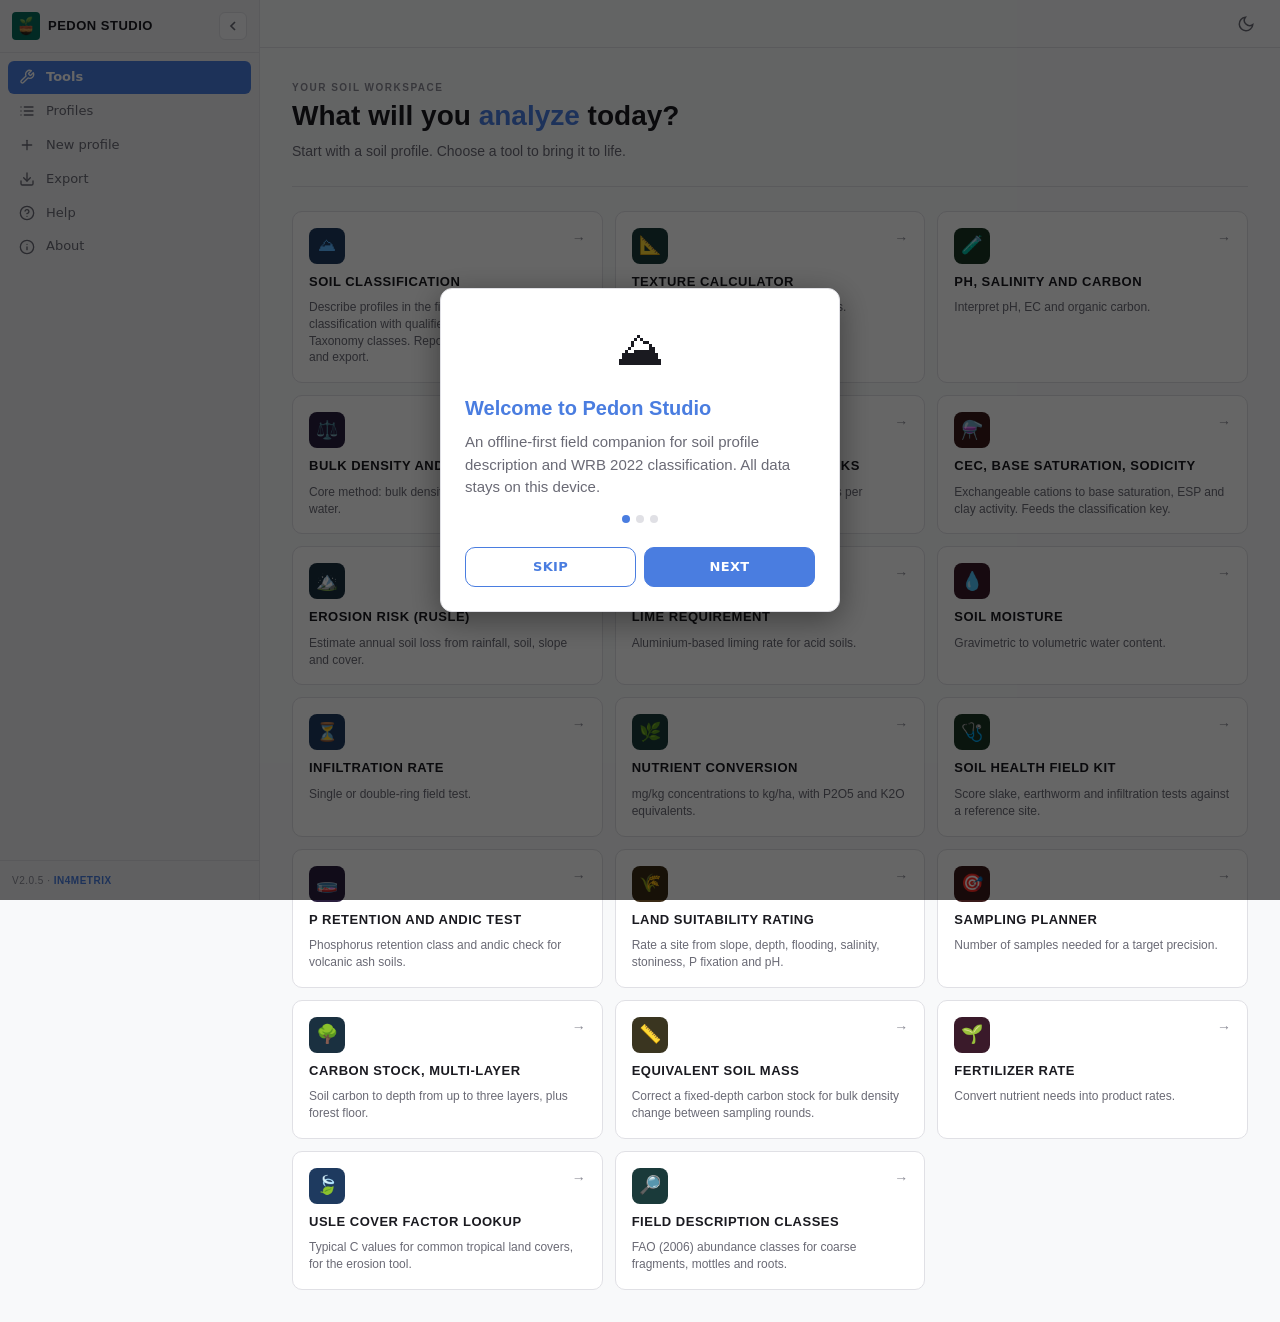
<file: app/src/main/assets/index.html>
<!doctype html><html lang="en"><head><meta charset="utf-8"><meta http-equiv="Content-Security-Policy" content="default-src 'self'; script-src 'self'; style-src 'self' 'unsafe-inline'; img-src 'self' data: blob:; connect-src 'self' data: blob:; font-src 'self'; media-src 'none'; object-src 'none'; frame-src 'none'; worker-src 'self'; base-uri 'none'; form-action 'none'"><meta name="viewport" content="width=device-width, initial-scale=1, viewport-fit=cover"><meta name="theme-color" content="#1d7fd6"><meta name="color-scheme" content="light dark"><script src="theme-init.js"></script><link rel="manifest" href="manifest.webmanifest"><title>Pedon Studio</title>
<link rel="stylesheet" href="app.css"></head><body>
<header><button id="hamburger" aria-label="Open menu">☰</button><button id="back" aria-label="Back">←</button><div class="brand-header"><div class="logo-wrap"><img src="pedon_logo.png" alt="" width="28" height="28"></div><h1 id="ttl">PEDON STUDIO</h1></div><button id="themeToggle" aria-label="Toggle dark mode" title="Toggle theme"><svg width="18" height="18" viewBox="0 0 24 24" fill="none" stroke="currentColor" stroke-width="2"><path d="M21 12.79A9 9 0 1 1 11.21 3 7 7 0 0 0 21 12.79z"/></svg></button></header>
<main id="app"></main>
<div id="sidebarBackdrop" class="sidebar-backdrop"></div>
<aside id="sidebar" class="sidebar">
<div class="sidebar-header">
<div class="brand-sidebar"><div class="logo-wrap"><img src="pedon_logo.png" alt="" width="28" height="28"></div><span class="brand-name">PEDON STUDIO</span></div>
<button class="sidebar-toggle" id="sidebarToggle" aria-label="Toggle sidebar"></button>
</div>
<div class="sidebar-items">
<button class="sidebar-btn" data-v="tools"><i><svg width="20" height="20" viewBox="0 0 24 24" fill="none" stroke="currentColor" stroke-width="2" stroke-linecap="round" stroke-linejoin="round"><path d="M14.7 6.3a1 1 0 0 0 0 1.4l1.6 1.6a1 1 0 0 0 1.4 0l3.77-3.77a6 6 0 0 1-7.94 7.94l-6.91 6.91a2.12 2.12 0 0 1-3-3l6.91-6.91a6 6 0 0 1 7.94-7.94l-3.76 3.76z"/></svg></i><span>Tools</span></button>
<button class="sidebar-btn" data-v="list"><i><svg width="20" height="20" viewBox="0 0 24 24" fill="none" stroke="currentColor" stroke-width="2" stroke-linecap="round" stroke-linejoin="round"><line x1="8" y1="6" x2="21" y2="6"/><line x1="8" y1="12" x2="21" y2="12"/><line x1="8" y1="18" x2="21" y2="18"/><line x1="3" y1="6" x2="3.01" y2="6"/><line x1="3" y1="12" x2="3.01" y2="12"/><line x1="3" y1="18" x2="3.01" y2="18"/></svg></i><span>Profiles</span></button>
<button class="sidebar-btn" data-v="new"><i><svg width="20" height="20" viewBox="0 0 24 24" fill="none" stroke="currentColor" stroke-width="2" stroke-linecap="round" stroke-linejoin="round"><line x1="12" y1="5" x2="12" y2="19"/><line x1="5" y1="12" x2="19" y2="12"/></svg></i><span>New profile</span></button>
<button class="sidebar-btn" data-v="exp"><i><svg width="20" height="20" viewBox="0 0 24 24" fill="none" stroke="currentColor" stroke-width="2" stroke-linecap="round" stroke-linejoin="round"><path d="M21 15v4a2 2 0 0 1-2 2H5a2 2 0 0 1-2-2v-4"/><polyline points="7 10 12 15 17 10"/><line x1="12" y1="15" x2="12" y2="3"/></svg></i><span>Export</span></button>
<button class="sidebar-btn" data-v="help"><i><svg width="20" height="20" viewBox="0 0 24 24" fill="none" stroke="currentColor" stroke-width="2" stroke-linecap="round" stroke-linejoin="round"><circle cx="12" cy="12" r="10"/><path d="M9.09 9a3 3 0 0 1 5.83 1c0 2-3 3-3 3"/><line x1="12" y1="17" x2="12.01" y2="17"/></svg></i><span>Help</span></button>
<button class="sidebar-btn" data-v="about"><i><svg width="20" height="20" viewBox="0 0 24 24" fill="none" stroke="currentColor" stroke-width="2" stroke-linecap="round" stroke-linejoin="round"><circle cx="12" cy="12" r="10"/><line x1="12" y1="16" x2="12" y2="12"/><line x1="12" y1="8" x2="12.01" y2="8"/></svg></i><span>About</span></button>
</div>
<div class="sidebar-footer">v2.0.5 · <a href="https://www.in4metrix.dev" target="_blank" rel="noopener" style="color:var(--pri);text-decoration:none;font-weight:600">in4metrix</a></div>
</aside>
<div id="appNotice" role="status" aria-live="polite"></div>
<div id="onboarding" style="display:none" role="dialog" aria-modal="true" aria-label="Welcome to Pedon Studio">
<div class="ob-card">
<div class="ob-icon" id="obIcon"></div>
<h2 id="obTitle">Welcome to Pedon Studio</h2>
<p id="obText">An offline-first field companion for soil profile description and WRB 2022 classification.</p>
<div class="ob-dots"><span class="on"></span><span></span><span></span></div>
<div class="ob-actions"><button class="btn" id="obSkip">Skip</button><button class="btn p" id="obNext">Next</button></div>
</div>
</div>
<script src="wrb2022.js"></script><script src="app.js"></script>
</body></html>
</file>
<file: app/src/main/assets/app.css>
:root{--bg:#121216;--bg-2:#1a1a20;--card:#1e1e28;--card-h:#252530;--ink:#f0f0f0;--mut:#8a8a95;--mut-2:#6a6a75;--line:#2a2a35;--pri:#5b8def;--pri-h:#7ba3ff;--priT:#fff;--soft:#1e2a3a;--soft-2:#2a3a50;--ok:#4ade80;--ok-soft:#1a3525;--warn:#fbbf24;--warn-soft:#3a2e15;--danger:#f87171;--danger-soft:#3a1a1a;--shadow:0 1px 3px rgba(0,0,0,.3);--shadow-lg:0 4px 12px rgba(0,0,0,.4);--radius:10px;--radius-sm:8px;--trans:all .2s ease}
:root[data-theme="light"]{--bg:#f8f9fa;--bg-2:#f0f1f3;--card:#ffffff;--card-h:#f5f6f8;--ink:#1a1a20;--mut:#6a6a75;--mut-2:#8a8a95;--line:#e0e0e5;--pri:#4a7de0;--pri-h:#5b8def;--priT:#fff;--soft:#e8f0fe;--soft-2:#d6e6f7;--ok:#1f8a4c;--ok-soft:#e6f5ed;--warn:#a85f00;--warn-soft:#f7e8d0;--danger:#c0392b;--danger-soft:#fae4e1;--shadow:0 1px 3px rgba(0,0,0,.06);--shadow-lg:0 4px 12px rgba(0,0,0,.08)}
html{scroll-padding-top:env(safe-area-inset-top,0px)}
:root{--sat:env(safe-area-inset-top,0px);--sab:env(safe-area-inset-bottom,0px);--sal:env(safe-area-inset-left,0px);--sar:env(safe-area-inset-right,0px)}*{box-sizing:border-box;margin:0;padding:0}
html[data-theme]{transition:background-color .2s ease,color .2s ease}
body{margin:0;background:var(--bg);color:var(--ink);font:15px/1.5 -apple-system,BlinkMacSystemFont,"Segoe UI",Roboto,sans-serif;-webkit-font-smoothing:antialiased;-moz-osx-font-smoothing:grayscale}

/* HEADER */
header{position:sticky;top:0;z-index:50;background:var(--bg);border-bottom:1px solid var(--line);display:flex;align-items:center;gap:8px;height:auto;padding:var(--sat) calc(16px + var(--sar)) 0 calc(16px + var(--sal));min-height:calc(48px + var(--sat));margin-left:260px;transition:margin-left .25s ease}
body.sidebar-collapsed header{margin-left:56px}
header h1{font-size:13px;margin:0;font-weight:600;flex:1;letter-spacing:.5px;text-transform:uppercase;color:var(--ink)}
.brand-header{display:none;align-items:center;gap:8px}
body.sidebar-collapsed .brand-header{display:flex}
.brand-sidebar{display:flex;align-items:center;gap:8px;flex:1;overflow:hidden;white-space:nowrap}
.brand-name{font-size:13px;font-weight:600;letter-spacing:.5px;text-transform:uppercase;color:var(--ink);transition:opacity .2s ease}
.sidebar.collapsed .brand-name{opacity:0;width:0}
header button{background:none;border:0;color:var(--mut);font-size:18px;width:36px;height:36px;display:none;align-items:center;justify-content:center;border-radius:6px;cursor:pointer;transition:var(--trans)}
header button:hover{background:var(--bg-2);color:var(--ink)}
#themeToggle{display:flex!important;margin-left:auto}
#hamburger{display:none!important}
@media(max-width:767px){header{margin-left:0!important}#hamburger{display:flex!important}.brand-header{display:flex!important}}

/* SIDEBAR - ArtCraft style */
.sidebar{position:fixed;top:0;left:0;bottom:0;width:260px;padding:var(--sat) 0 var(--sab) var(--sal);background:var(--bg-2);border-right:1px solid var(--line);z-index:50;transition:width .25s ease;display:flex;flex-direction:column;overflow:hidden}
.sidebar.collapsed{width:56px}
.sidebar-header{padding:12px;border-bottom:1px solid var(--line);display:flex;align-items:center;gap:10px;min-height:48px;position:relative}
.sidebar-header .logo-wrap{display:flex;align-items:center;justify-content:center;border-radius:6px;flex-shrink:0}
.sidebar-header .logo-wrap img{display:block;border-radius:4px}
.sidebar-header h2{font-size:14px;margin:0;font-weight:600;flex:1;color:var(--ink);letter-spacing:.5px;text-transform:uppercase;white-space:nowrap;overflow:hidden;transition:opacity .2s ease}
.sidebar.collapsed .sidebar-header h2{opacity:0;width:0}
.sidebar-toggle{background:var(--bg);border:1px solid var(--line);color:var(--mut);width:28px;height:28px;display:flex;align-items:center;justify-content:center;border-radius:6px;cursor:pointer;flex-shrink:0;transition:var(--trans)}
.sidebar-toggle:hover{background:var(--card);color:var(--ink)}
.sidebar-items{flex:1;padding:8px;overflow-y:auto;overflow-x:hidden}
/* Section headers */
.sidebar-section{font-size:10px;font-weight:600;color:var(--mut-2);text-transform:uppercase;letter-spacing:1px;padding:12px 8px 6px;white-space:nowrap;overflow:hidden;transition:opacity .2s ease}
.sidebar.collapsed .sidebar-section{opacity:0;height:0;padding:0}
/* Nav items */
.sidebar-btn{display:flex;align-items:center;gap:10px;width:100%;padding:8px 10px;border:0;background:none;color:var(--mut);font:500 13px/1.3 -apple-system,system-ui,sans-serif;border-radius:6px;cursor:pointer;transition:var(--trans);margin-bottom:1px;white-space:nowrap;overflow:hidden}
.sidebar-btn i{font-style:normal;width:18px;text-align:center;flex-shrink:0;display:flex;align-items:center;justify-content:center}
.sidebar-btn i svg{width:16px;height:16px}
.sidebar-btn span{transition:opacity .2s ease}
.sidebar.collapsed .sidebar-btn span{opacity:0;width:0}
.sidebar-btn:hover{background:var(--card);color:var(--ink)}
.sidebar-btn.on{background:var(--pri);color:#fff;font-weight:600}
.sidebar-footer{padding:12px;border-top:1px solid var(--line);font-size:10px;color:var(--mut-2);white-space:nowrap;overflow:hidden;transition:opacity .2s ease;letter-spacing:.5px;text-transform:uppercase}
.sidebar.collapsed .sidebar-footer{opacity:0;height:0;padding:0}

/* MAIN CONTENT */
main{margin-left:260px;transition:margin-left .25s ease;padding:32px calc(32px + var(--sar)) calc(32px + var(--sab)) calc(32px + var(--sal));display:flex;flex-direction:column;align-items:center}
body.sidebar-collapsed main{margin-left:56px}
main>*{max-width:900px;width:100%}
@media(min-width:1100px){main>*{max-width:1100px}}
@media(max-width:767px){main{margin-left:0!important;padding:16px calc(16px + var(--sar)) calc(16px + var(--sab)) calc(16px + var(--sal))}}

/* SECTION HEADINGS - ArtCraft style */
.section-label{font-size:10px;font-weight:600;color:var(--mut-2);text-transform:uppercase;letter-spacing:1.5px;margin-bottom:4px}
.section-title{font-size:28px;font-weight:700;color:var(--ink);margin-bottom:8px;line-height:1.2}
.section-title .accent{color:var(--pri)}
.section-subtitle{font-size:14px;color:var(--mut);margin-bottom:24px;line-height:1.5}
.section-divider{height:1px;background:var(--line);margin-bottom:24px}

/* TOOL CARDS - ArtCraft grid */
.tools-grid{display:grid;grid-template-columns:repeat(auto-fill,minmax(260px,1fr));gap:12px}
.tool-card{background:var(--card);border:1px solid var(--line);border-radius:var(--radius);padding:16px;cursor:pointer;transition:var(--trans);display:flex;flex-direction:column;gap:8px;position:relative}
.tool-card:hover{border-color:var(--pri);background:var(--card-h);transform:translateY(-1px);box-shadow:var(--shadow-lg)}
.tool-card-header{display:flex;align-items:flex-start;justify-content:space-between}
.tool-icon-badge{width:36px;height:36px;border-radius:8px;display:flex;align-items:center;justify-content:center;font-size:18px;flex-shrink:0}
.tool-card-arrow{color:var(--mut-2);font-size:14px;transition:transform .2s ease}
.tool-card:hover .tool-card-arrow{transform:translateX(3px);color:var(--pri)}
.tool-card b{font-size:13px;font-weight:700;color:var(--ink);text-transform:uppercase;letter-spacing:.5px}
.tool-card small{font-size:12px;color:var(--mut);line-height:1.4}

/* Icon badge colors */
.badge-blue{background:#1e3a5f;color:#5bb3ff}
.badge-teal{background:#1a3a3a;color:#4dd0c0}
.badge-green{background:#1a3525;color:#4ade80}
.badge-purple{background:#2a1e3f;color:#a78bfa}
.badge-orange{background:#3a2a15;color:#fbbf24}
.badge-red{background:#3a1a1a;color:#f87171}
.badge-cyan{background:#1a3040;color:#38bdf8}
.badge-yellow{background:#3a3520;color:#fde047}
.badge-pink{background:#3a1a2a;color:#f472b6}

/* CARDS */
.card{background:var(--card);border:1px solid var(--line);border-radius:var(--radius);margin-bottom:12px;box-shadow:var(--shadow);transition:var(--trans);padding:16px}
.card:hover{box-shadow:var(--shadow-lg)}
.mut,small{color:var(--mut)}small{display:block;font-size:12px;line-height:1.4}

/* BAR */
.bar{display:flex;justify-content:space-between;align-items:center;margin-bottom:16px;padding-bottom:12px;border-bottom:1px solid var(--line)}

/* FORMS */
summary{padding:14px 16px;font-weight:600;min-height:44px;cursor:pointer;list-style:none;display:flex;align-items:center;gap:8px;transition:background-color .15s ease;transition:background-color .15s ease}summary::-webkit-details-marker{display:none}summary::before{content:"▸";font-size:12px;color:var(--mut);transition:transform .2s ease}details[open]>summary::before{transform:rotate(90deg)}summary:hover{background:var(--bg-2)}details>div,details>.in{padding:0 16px 16px}
.g{display:grid;grid-template-columns:1fr 1fr;gap:12px}.full{grid-column:1/-1}@media(max-width:420px){.g{grid-template-columns:1fr}}
.f{display:flex;flex-direction:column;gap:4px}.f>span{font-size:11px;font-weight:600;color:var(--mut);text-transform:uppercase;letter-spacing:.5px}
input:not([type=checkbox]),select,textarea{width:100%;min-height:40px;padding:10px 12px;border:1px solid var(--line);border-radius:var(--radius-sm);background:var(--bg-2);color:var(--ink);font:14px/1.4 inherit;transition:border-color .15s ease,box-shadow .15s ease}
input:focus,select:focus,textarea:focus{outline:none;border-color:var(--pri);box-shadow:0 0 0 2px rgba(91,141,239,.2)}
button{cursor:pointer;touch-action:manipulation;transition:var(--trans)}
button:disabled{opacity:.5;cursor:not-allowed}
:focus-visible{outline:2px solid var(--pri);outline-offset:2px}
@media(prefers-reduced-motion:reduce){*,*::before,*::after{scroll-behavior:auto!important;transition:none!important}}

/* BUTTONS */
.btn{min-height:40px;padding:0 16px;border-radius:var(--radius-sm);border:1.5px solid var(--pri);background:var(--card);color:var(--pri);font:600 13px/1 -apple-system,system-ui,sans-serif;width:100%;margin-top:8px;letter-spacing:.3px;text-transform:uppercase}
.btn:hover:not(:disabled){background:var(--soft);border-color:var(--pri-h)}
.btn.p{background:var(--pri);color:#fff;border-color:var(--pri)}
.btn.p:hover:not(:disabled){background:var(--pri-h);border-color:var(--pri-h)}
.btn.d{border-color:var(--danger);color:var(--danger)}

/* ROWS & ITEMS */
.row{display:flex;gap:8px;align-items:center}.ck{display:flex;gap:12px;padding:10px 0;border-top:1px solid var(--line);align-items:flex-start}.ck input{width:20px;height:20px;margin-top:2px;accent-color:var(--pri);flex:none}
.hz{border:1px solid var(--line);border-left:3px solid var(--pri);border-radius:var(--radius-sm);padding:14px;margin-top:12px;background:var(--bg-2);transition:var(--trans)}
.hh{display:flex;align-items:center;gap:8px;margin-bottom:8px;font-weight:600;font-size:14px}.sw{width:24px;height:24px;border-radius:4px;border:1px solid var(--line);box-shadow:inset 0 1px 2px rgba(0,0,0,.06)}
.tag{display:inline-block;background:var(--soft);color:var(--pri);border-radius:4px;padding:2px 8px;font-size:10px;font-weight:700;letter-spacing:.5px;text-transform:uppercase}
.big{font-size:20px;font-weight:700;margin:4px 0;line-height:1.3}ul{padding-left:20px;margin:8px 0}li{margin:4px 0;line-height:1.4}.w{color:var(--warn)}
.item{cursor:pointer;transition:var(--trans)}.item:hover{background:var(--bg-2)}.item b{font-size:14px}textarea{min-height:200px;font:13px ui-monospace,"SF Mono",SFMono-Regular,Menlo,Consolas,monospace}

/* DIAG */
.diag{border:1px solid var(--warn);border-left:3px solid var(--warn);background:var(--warn-soft);border-radius:var(--radius);padding:14px;margin:12px 0}.diag b{display:block;margin-bottom:4px;font-size:14px}.diag small{color:var(--ink)}

/* NOTICE */
#appNotice{position:fixed;left:calc(16px + var(--sal));right:calc(16px + var(--sar));bottom:calc(16px + var(--sab));z-index:100;padding:12px 16px;border-radius:var(--radius);background:var(--ink);color:var(--bg);box-shadow:0 4px 18px rgba(0,0,0,.4);opacity:0;transform:translateY(8px);pointer-events:none;transition:opacity .2s ease,transform .2s ease;font-weight:500;font-size:13px}
#appNotice.show{opacity:1;transform:none}

/* TOOLTIP */
.tip{position:relative;display:inline-flex;align-items:center;margin-left:4px;cursor:help;font-size:10px;color:var(--mut);width:14px;height:14px;border-radius:50%;border:1px solid var(--line);background:var(--bg-2);justify-content:center;flex-shrink:0;line-height:1}.tip:hover::after,.tip:focus::after{content:attr(data-tip);position:absolute;left:50%;transform:translateX(-50%);bottom:calc(100% + 6px);background:var(--ink);color:var(--bg);padding:6px 8px;border-radius:4px;font-size:11px;white-space:normal;z-index:10;pointer-events:none;box-shadow:var(--shadow);max-width:240px;text-align:left;line-height:1.4}

/* ONBOARDING */
#onboarding{position:fixed;inset:0;z-index:200;background:rgba(0,0,0,.6);display:flex;align-items:center;justify-content:center;padding:16px}
#onboarding .ob-card{background:var(--card);border-radius:12px;max-width:400px;width:100%;padding:24px;box-shadow:0 8px 32px rgba(0,0,0,.4);border:1px solid var(--line)}
#onboarding h2{margin:0 0 8px;font-size:20px;color:var(--pri)}
#onboarding p{margin:0 0 16px;line-height:1.5;color:var(--mut)}
#onboarding .ob-dots{display:flex;justify-content:center;gap:6px;margin-bottom:16px}
#onboarding .ob-dots span{width:8px;height:8px;border-radius:50%;background:var(--line);transition:background .2s}
#onboarding .ob-dots span.on{background:var(--pri)}
#onboarding .ob-actions{display:flex;gap:8px}
#onboarding .ob-actions button{flex:1}
.ob-icon{font-size:48px;text-align:center;margin-bottom:8px}

/* SIDEBAR OVERLAY (mobile) */
.sidebar-backdrop{position:fixed;inset:0;background:rgba(0,0,0,.4);z-index:40;opacity:0;pointer-events:none;transition:opacity .2s ease}
.sidebar-backdrop.open{opacity:1;pointer-events:auto}
@media(max-width:767px){
  .sidebar{position:fixed;z-index:95;transform:translateX(-100%);transition:transform .25s ease}
  .sidebar.open{transform:translateX(0);box-shadow:4px 0 20px rgba(0,0,0,.3)}
  main{margin-left:0!important;padding:16px calc(16px + var(--sar)) calc(16px + var(--sab)) calc(16px + var(--sal))}
  header{margin-left:0!important}
  #hamburger{display:flex!important}
  .tools-grid{grid-template-columns:1fr}
  .g{grid-template-columns:1fr}
  .card{padding:14px}
  input:not([type=checkbox]),select,textarea{min-height:40px;font-size:16px}
  .btn{min-height:44px;font-size:14px}
  summary{min-height:44px;padding:12px 14px}
  .section-title{font-size:22px}
}
@media(min-width:768px){.card,details,.btn{border-radius:10px}}
@media print{header,#hamburger,.sidebar,.sidebar-backdrop,#appNotice,.btn,#back,.logo-wrap{display:none!important}body{background:#fff;color:#000;padding-bottom:0!important}main{max-width:100%;margin-left:0!important;padding:8px;align-items:stretch}main>*{max-width:100%}}
</file>
